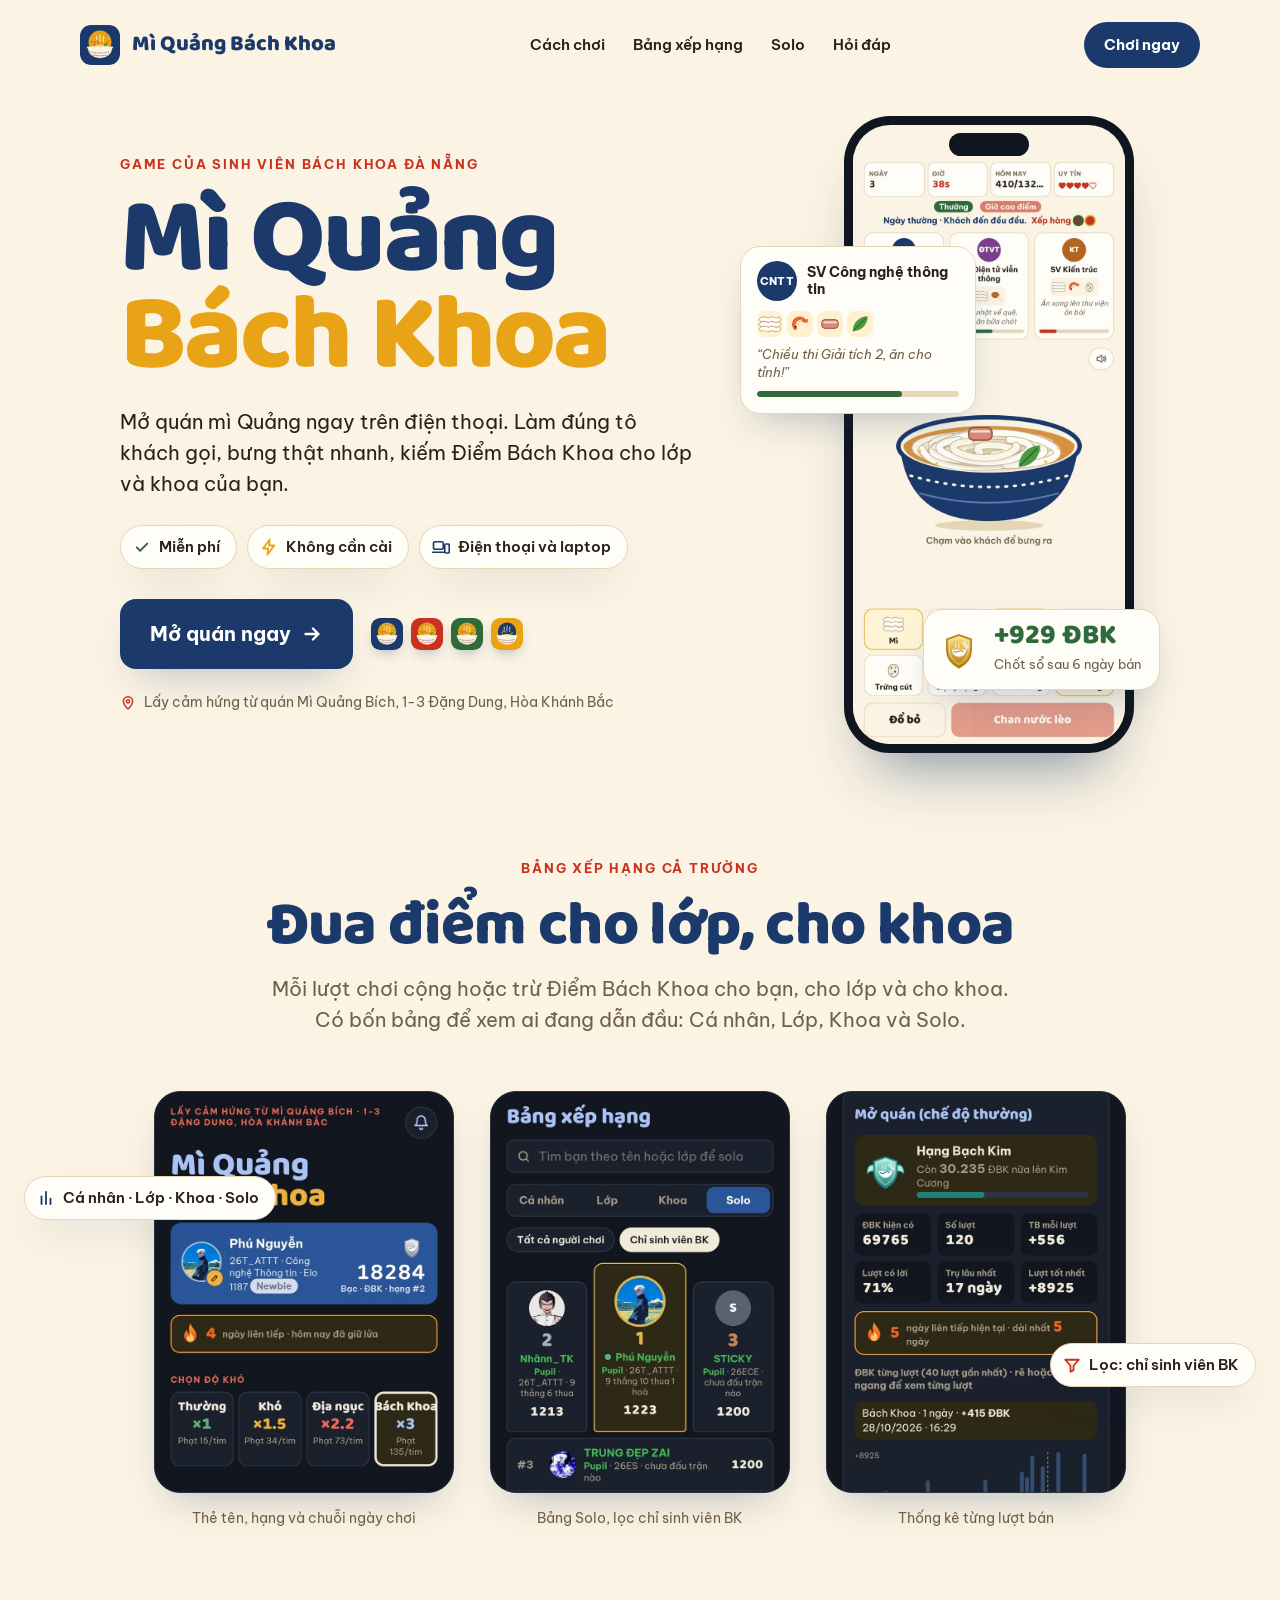
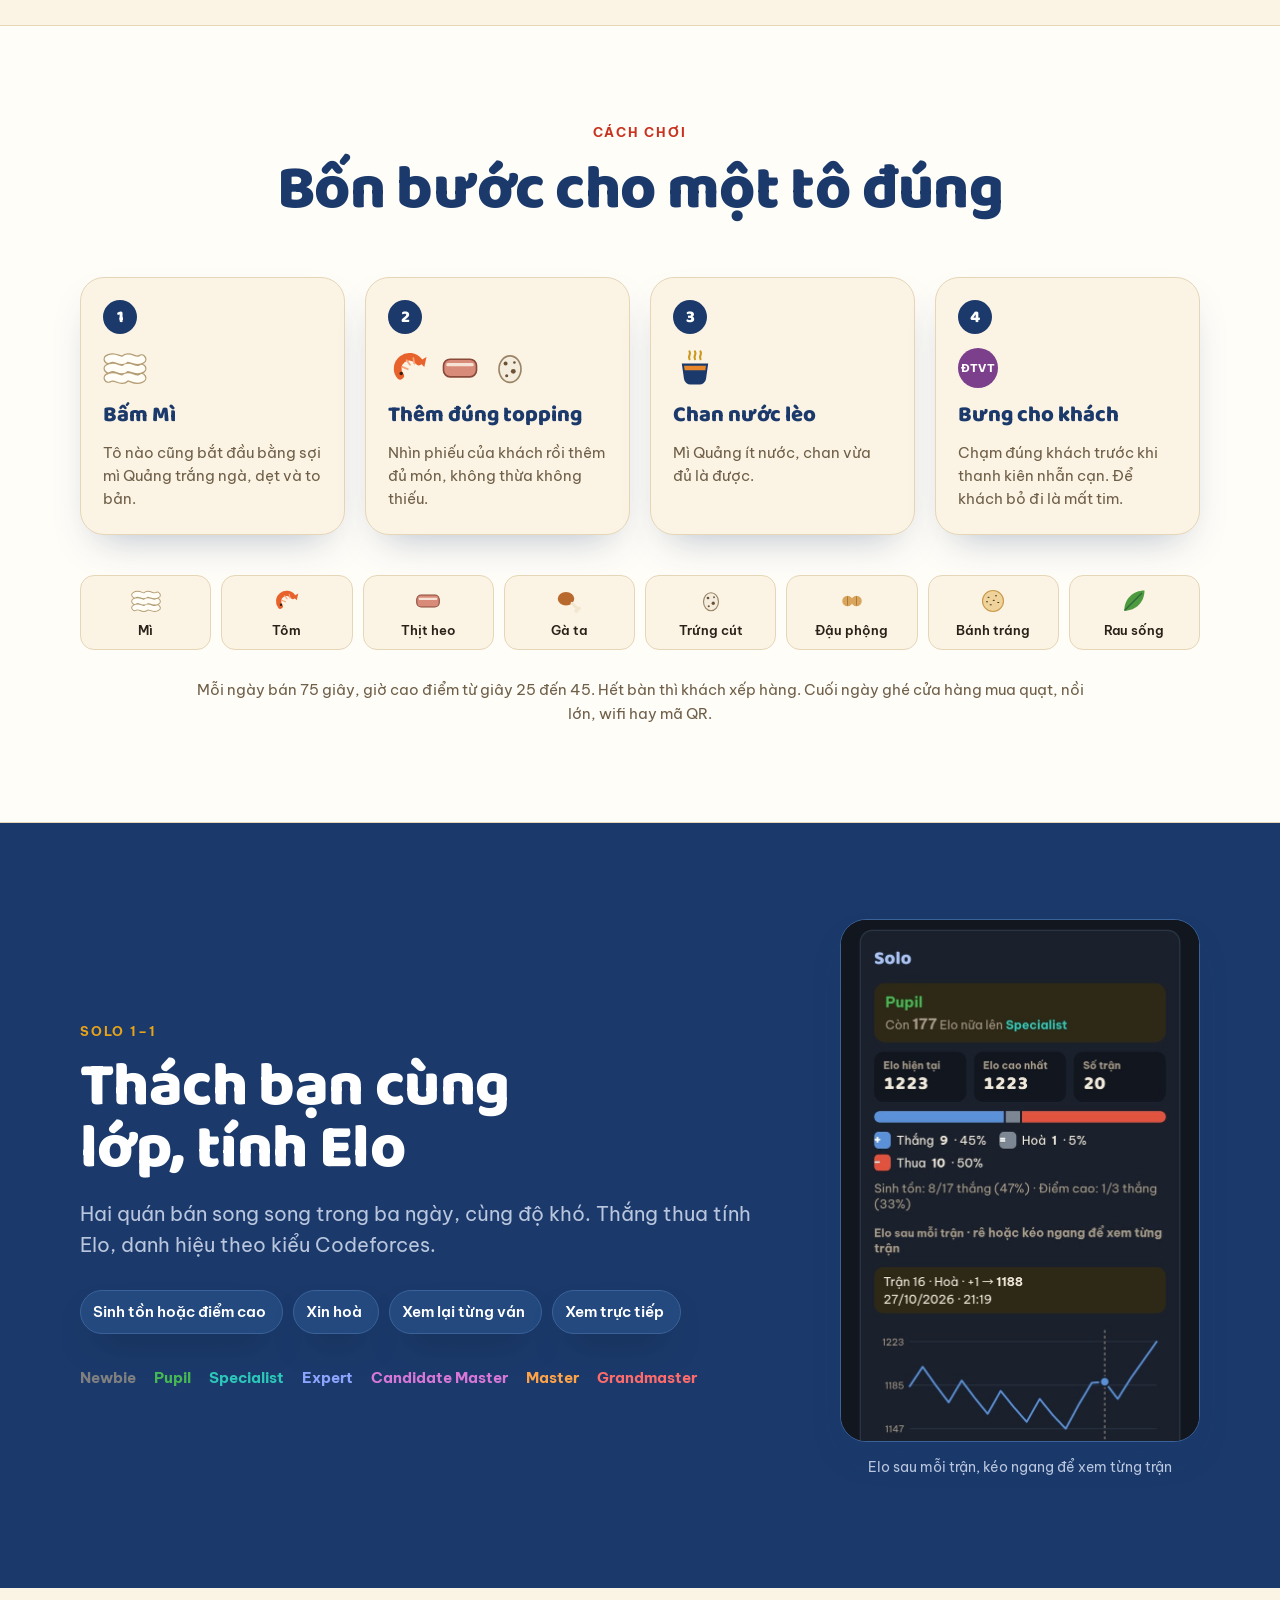
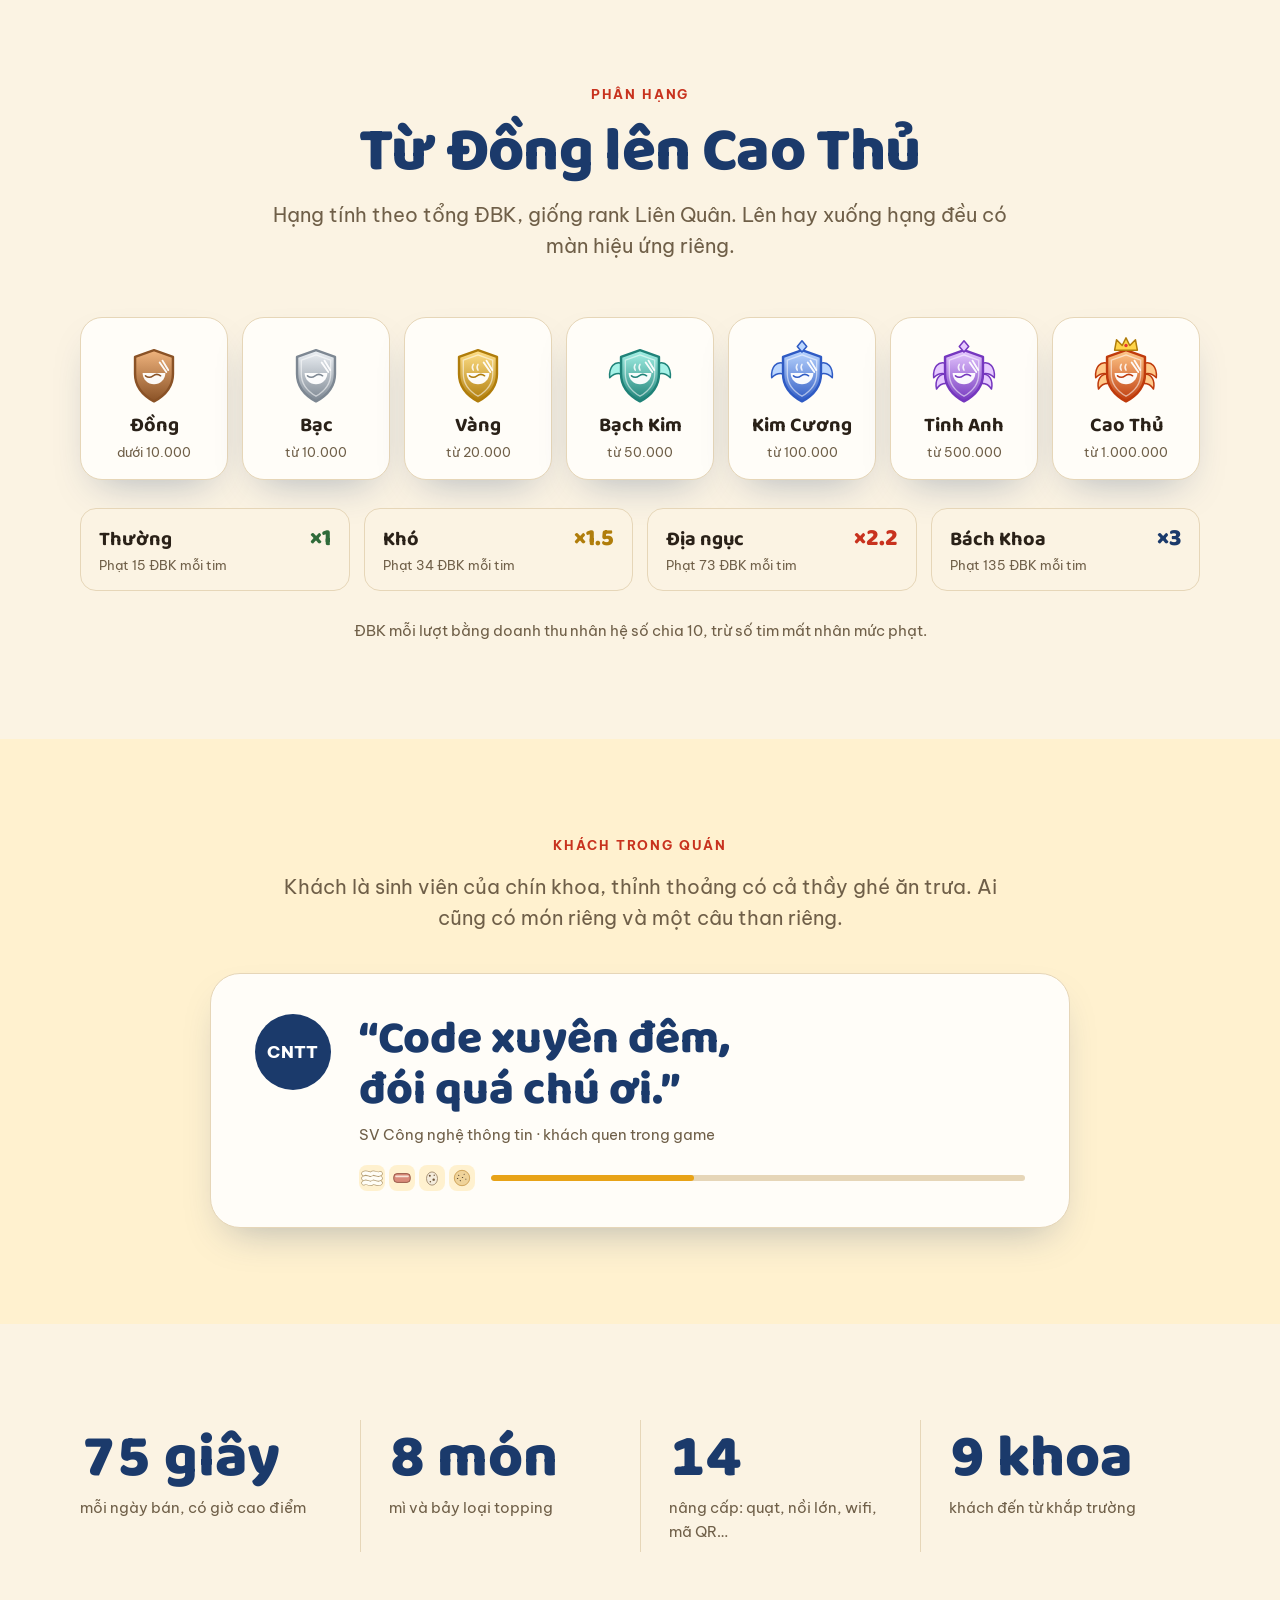
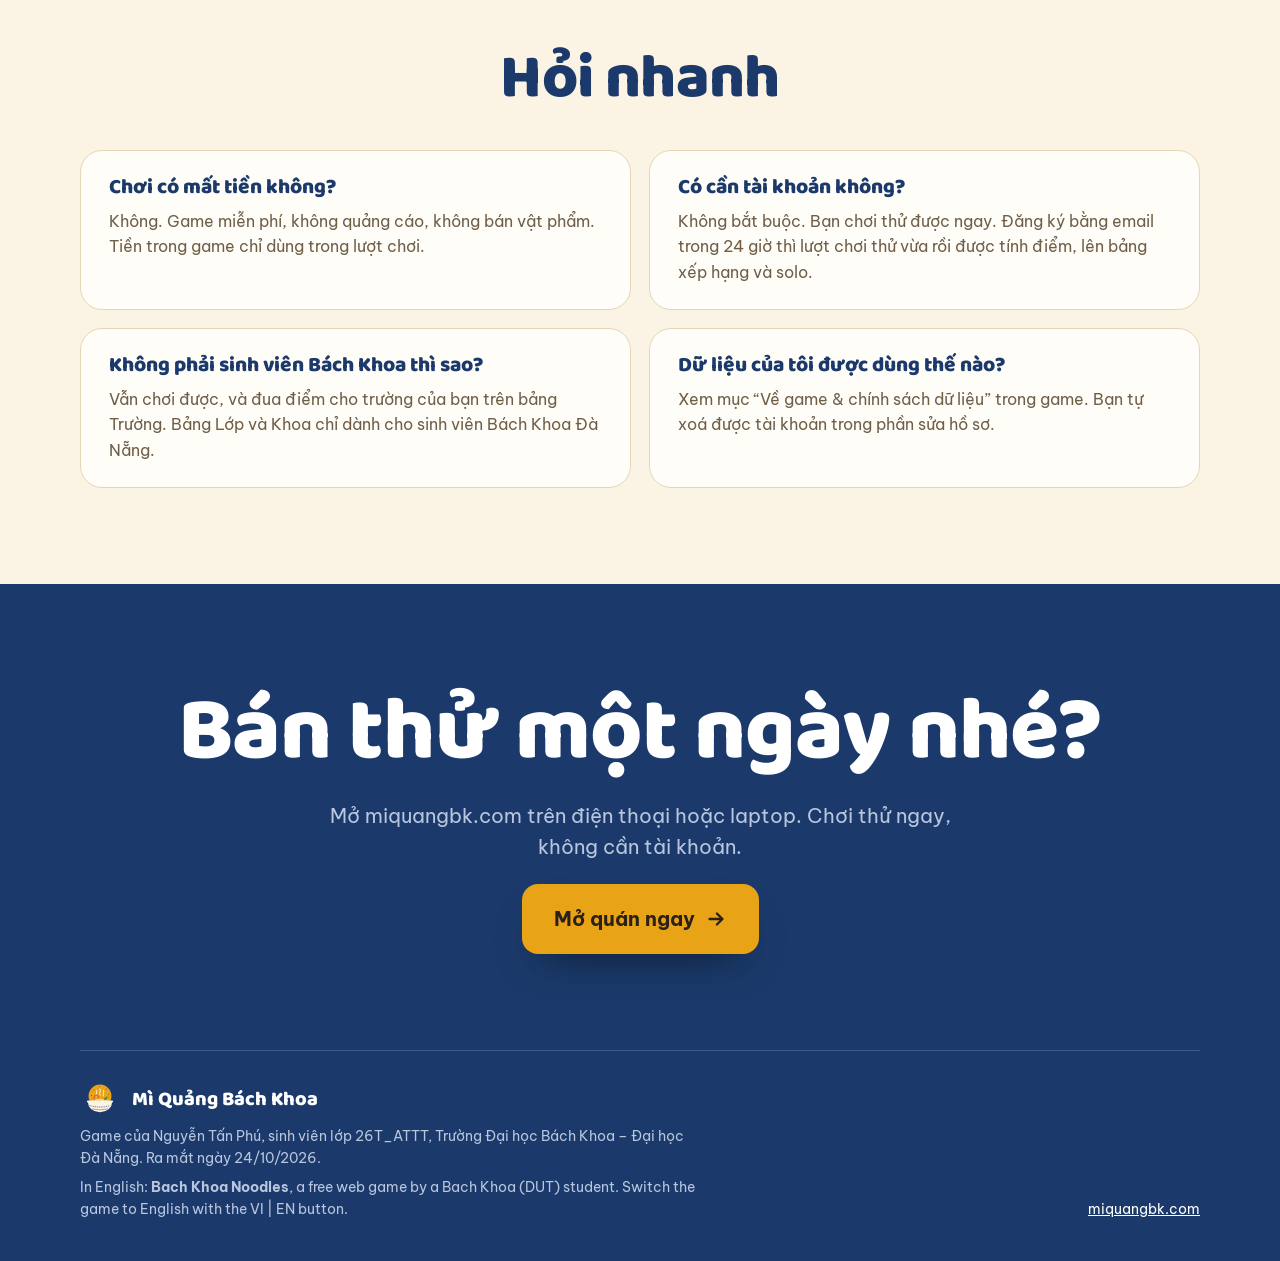
<file: gioi-thieu/index.html>
<!doctype html>
<html lang="vi">
<head>
<meta charset="utf-8">
<meta name="viewport" content="width=device-width, initial-scale=1, viewport-fit=cover">
<title>Giới thiệu</title>
<meta name="description" content="Mì Quảng Bách Khoa (miquangbk.com) là game web miễn phí của sinh viên Đại học Bách Khoa Đà Nẵng: mở quán mì Quảng, phục vụ sinh viên các khoa, đua Điểm Bách Khoa theo lớp, theo khoa và solo tính Elo.">
<link rel="canonical" href="https://miquangbk.com/gioi-thieu/">
<link rel="icon" href="../icons/favicon.svg" type="image/svg+xml">
<link rel="apple-touch-icon" href="../icons/apple-touch-icon.png">
<meta name="theme-color" content="#1B3A6B">
<meta property="og:type" content="article">
<meta property="og:url" content="https://miquangbk.com/gioi-thieu/">
<meta property="og:site_name" content="Mì Quảng Bách Khoa">
<meta property="og:locale" content="vi_VN">
<meta property="og:title" content="Giới thiệu game bán mì Quảng của sinh viên Bách Khoa Đà Nẵng">
<meta property="og:description" content="Mở quán mì Quảng trên điện thoại, đua Điểm Bách Khoa cho lớp, cho khoa và solo tính Elo. Miễn phí, không cần cài.">
<meta property="og:image" content="https://miquangbk.com/icons/og-image.png">
<meta property="og:image:width" content="1200">
<meta property="og:image:height" content="630">
<meta name="twitter:card" content="summary_large_image">
<script type="application/ld+json">
{"@context":"https://schema.org","@graph":[
 {"@type":"BreadcrumbList","itemListElement":[
  {"@type":"ListItem","position":1,"name":"Mì Quảng Bách Khoa","item":"https://miquangbk.com/"},
  {"@type":"ListItem","position":2,"name":"Giới thiệu","item":"https://miquangbk.com/gioi-thieu/"}]},
 {"@type":"FAQPage","mainEntity":[
  {"@type":"Question","name":"Chơi có mất tiền không?","acceptedAnswer":{"@type":"Answer","text":"Không. Game miễn phí, không quảng cáo, không bán vật phẩm. Tiền trong game chỉ dùng trong lượt chơi."}},
  {"@type":"Question","name":"Có cần tài khoản không?","acceptedAnswer":{"@type":"Answer","text":"Không bắt buộc. Bạn chơi thử được ngay. Đăng ký bằng email trong 24 giờ thì lượt chơi thử vừa rồi được tính điểm, lên bảng xếp hạng và solo."}},
  {"@type":"Question","name":"Không phải sinh viên Bách Khoa thì sao?","acceptedAnswer":{"@type":"Answer","text":"Vẫn chơi được, và đua điểm cho trường của bạn trên bảng Trường. Bảng Lớp và Khoa chỉ dành cho sinh viên Bách Khoa Đà Nẵng."}},
  {"@type":"Question","name":"Dữ liệu của tôi được dùng thế nào?","acceptedAnswer":{"@type":"Answer","text":"Xem mục Về game và chính sách dữ liệu trong game. Bạn tự xoá được tài khoản trong phần sửa hồ sơ."}}]}
]}
</script>
<link rel="preconnect" href="https://fonts.googleapis.com">
<link rel="preconnect" href="https://fonts.gstatic.com" crossorigin>
<link rel="stylesheet" href="https://fonts.googleapis.com/css2?family=Baloo+2:wght@700;800&family=Be+Vietnam+Pro:wght@400;500;600;700&display=swap">
<style>
/* Trang giới thiệu dạng landing page (bản 2.20.0). Màu và chữ lấy từ game: giấy kem, xanh Bách Khoa, vàng nghệ, đỏ ớt.
   Layout: hero hai cột (chữ + điện thoại) → các dải mục xếp dọc, mỗi dải một màu nền để đọc như một tờ thực đơn dài.
   data-layer đánh dấu các mảnh nổi lên khi quay phim giới thiệu. */
:root{
  color-scheme: light;
  --paper:#FBF3E3; --card:#FFFDF8; --soft:#FFF1CF; --ink:#2A2118; --muted:#6F5F48; --line:#E6D6B8;
  --navy:#1B3A6B; --navy-band:#1B3A6B; --on-navy:#F7F1E4; --on-navy-muted:#B9C6DD;
  --turmeric:#E8A317; --chili:#C8321E; --leaf:#2F6B3A; --gold-text:#B07D0B;
  --heading:#1B3A6B; --shadow:0 18px 40px -18px rgba(27,58,107,.35);
  --display:"Baloo 2","Be Vietnam Pro",system-ui,sans-serif;
  --body:"Be Vietnam Pro",system-ui,-apple-system,"Segoe UI",sans-serif;
  --r-newbie:#808080;--r-pupil:#46B954;--r-specialist:#2CC7B8;--r-expert:#8EA5FF;--r-cm:#D877D8;--r-master:#FFA347;--r-gm:#FF6B6B;
}
@media (prefers-color-scheme: dark){:root{
  color-scheme: dark;
  --paper:#11161F; --card:#1A212D; --soft:#2A2416; --ink:#F2EADB; --muted:#B1A48F; --line:#2B3443;
  --navy:#A9C4F5; --navy-band:#0D1626; --on-navy:#F2EADB; --on-navy-muted:#A3B1C8;
  --turmeric:#F0B23A; --chili:#F26B55; --leaf:#62B373; --gold-text:#F0B23A;
  --heading:#A9C4F5; --shadow:0 18px 40px -18px rgba(0,0,0,.6);
}}
*{box-sizing:border-box}
html{-webkit-text-size-adjust:100%}
body{margin:0;background:var(--paper);color:var(--ink);font:400 17px/1.6 var(--body)}
img{max-width:100%;display:block}
a{color:inherit}
:focus-visible{outline:3px solid var(--turmeric);outline-offset:3px;border-radius:6px}
.wrap{max-width:1168px;margin:0 auto;padding-left:max(24px,env(safe-area-inset-left,0px));padding-right:max(24px,env(safe-area-inset-right,0px))}
.eyebrow{margin:0;font-size:13px;font-weight:700;letter-spacing:.14em;text-transform:uppercase;color:var(--chili)}
h1,h2,h3{font-family:var(--display);font-weight:800;color:var(--heading);text-wrap:balance;margin:0}
h2{font-size:clamp(38px,5vw,62px);line-height:1;letter-spacing:-.01em}
h3{font-size:22px;line-height:1.2}
.lead{font-size:20px;line-height:1.55;color:var(--ink);margin:0;text-wrap:pretty}
.muted{color:var(--muted)}
.svg-i{width:28px;height:28px;flex:none}

/* Thanh trên */
.nav{display:flex;align-items:center;justify-content:space-between;gap:24px;padding-block:22px}
.brand{display:flex;align-items:center;gap:12px;text-decoration:none;font-family:var(--display);font-weight:800;font-size:22px;color:var(--heading)}
.brand svg{width:40px;height:40px;border-radius:11px}
.nav ul{display:flex;gap:28px;list-style:none;margin:0;padding:0;font-size:15px;font-weight:600}
.nav ul a{text-decoration:none;color:var(--ink)}
.nav ul a:hover{color:var(--chili)}
.btn{display:inline-flex;align-items:center;gap:10px;text-decoration:none;font-family:var(--body);font-weight:700;border-radius:16px;white-space:nowrap}
.btn-nho{background:var(--navy-band);color:#fff;font-size:15px;padding:11px 20px;border-radius:999px}
@media (prefers-color-scheme: dark){.btn-nho{background:#2A5599}}

/* Hero */
.hero{display:grid;grid-template-columns:minmax(0,1fr) 420px;gap:40px;align-items:center;padding-block:24px 40px}
.hero h1{font-size:clamp(64px,8.4vw,120px);line-height:.9;letter-spacing:-.025em;margin:16px 0 22px}
.hero h1 span{display:block}
.hero h1 .vang{color:var(--turmeric)}
.hero .lead{max-width:31em}
.chips{display:flex;flex-wrap:wrap;gap:10px;margin:26px 0 30px;padding:0;list-style:none}
.chip{display:inline-flex;align-items:center;gap:8px;background:var(--card);border:1.5px solid var(--line);border-radius:999px;padding:9px 16px 9px 12px;font-size:15px;font-weight:600;color:var(--ink);box-shadow:var(--shadow)}
.chip svg{width:18px;height:18px;flex:none}
.cta-hang{display:flex;align-items:center;gap:18px;flex-wrap:wrap}
.btn-lon{background:var(--navy-band);color:#fff;font-size:20px;padding:19px 30px;box-shadow:var(--shadow)}
@media (prefers-color-scheme: dark){.btn-lon{background:#2A5599}}
.btn-lon svg{width:22px;height:22px}
.o-logo{display:flex;gap:8px}
.o-logo span{display:block;width:32px;height:32px}
.o-logo svg{width:32px;height:32px;border-radius:9px;box-shadow:0 6px 14px -6px rgba(27,58,107,.45)}
.ghe{display:flex;align-items:center;gap:8px;margin:22px 0 0;font-size:14px;color:var(--muted)}
.ghe svg{width:16px;height:16px;flex:none;color:var(--chili)}
.may{position:relative;justify-self:center;width:420px;height:640px}
.phone{position:absolute;left:104px;top:2px;width:290px;padding:9px;border-radius:46px;background:#10161F;box-shadow:0 40px 60px -30px rgba(27,58,107,.55)}
.man{display:block;padding-top:30px;border-radius:37px;background:#FBF3E3;overflow:hidden}
.phone img{width:272px;height:589px}
.phone::after{content:"";position:absolute;left:50%;top:17px;width:80px;height:23px;margin-left:-40px;border-radius:12px;background:#10161F}
.khach-the{position:absolute;left:0;top:132px;width:236px;background:var(--card);border:1.5px solid var(--line);border-radius:20px;padding:14px 16px 16px;box-shadow:var(--shadow);font-size:13px}
.khach-the .dau{display:flex;align-items:center;gap:10px}
.khoa-bd{display:inline-grid;place-items:center;width:40px;height:40px;border-radius:50%;background:var(--c,#1B3A6B);color:#fff;font:800 11px/1 var(--body);letter-spacing:.02em;flex:none}
.khach-the b{font-size:14px;line-height:1.25;color:var(--ink)}
.mon{display:flex;gap:4px;margin:10px 0 8px}
.mon svg{width:26px;height:26px;background:var(--soft);border-radius:8px;padding:2px}
.khach-the i{display:block;color:var(--muted);line-height:1.4}
.kn{display:block;height:6px;border-radius:3px;background:var(--line);margin-top:10px;overflow:hidden}
.kn i{display:block;height:100%;border-radius:3px;background:var(--leaf)}
.ket-the{position:absolute;right:0;bottom:64px;display:flex;align-items:center;gap:12px;background:var(--card);border:1.5px solid var(--line);border-radius:20px;padding:12px 18px 12px 12px;box-shadow:var(--shadow)}
.ket-the svg{width:46px;height:46px}
.ket-the b{display:block;font:800 28px/1 var(--display);color:var(--leaf)}
.ket-the span{font-size:13px;color:var(--muted)}

/* Dải mục */
.dai{padding-block:96px}
.dau-muc{display:grid;gap:16px;justify-items:center;text-align:center;max-width:760px;margin:0 auto 56px}
.dau-muc .lead{color:var(--muted)}

/* Bảng xếp hạng */
.bxh{position:relative;padding-top:64px}
.anh-hang{display:flex;justify-content:center;gap:36px;list-style:none;margin:0;padding:0}
.anh-hang li{width:300px;display:grid;gap:14px}
.anh{border-radius:26px;overflow:hidden;border:1.5px solid #2B3443;background:#12161F;box-shadow:var(--shadow)}
.anh img{width:100%;height:auto}
.anh-hang figcaption,.cap{font-size:14px;color:var(--muted);text-align:center}
.chip-canh{position:absolute;z-index:1}
.chip-canh.trai{left:max(24px,calc(50% - 676px));top:46%}
.chip-canh.phai{right:max(24px,calc(50% - 676px));top:66%}

/* Cách chơi */
.cach{background:var(--card);border-block:1.5px solid var(--line)}
.buoc{display:grid;grid-template-columns:repeat(4,minmax(0,1fr));gap:20px;list-style:none;margin:0;padding:0}
.buoc li{background:var(--paper);border:1.5px solid var(--line);border-radius:24px;padding:22px 22px 24px;display:grid;gap:12px;align-content:start;box-shadow:var(--shadow)}
.buoc .so{display:inline-grid;place-items:center;width:34px;height:34px;border-radius:50%;background:var(--navy-band);color:#fff;font:800 17px/1 var(--display)}
@media (prefers-color-scheme: dark){.buoc .so{background:#2A5599}}
.buoc .icon{display:flex;gap:6px;min-height:44px;align-items:center}
.buoc .icon svg{width:44px;height:44px}
.buoc p{margin:0;font-size:15px;line-height:1.55;color:var(--muted)}
.nuoc{width:44px;height:44px}
.pad{display:grid;grid-template-columns:repeat(8,minmax(0,1fr));gap:10px;list-style:none;margin:40px 0 0;padding:0}
.pad li{display:grid;justify-items:center;gap:4px;background:var(--paper);border:1.5px solid var(--line);border-radius:14px;padding:10px 4px 8px;font-size:13px;font-weight:600}
.pad li svg{width:30px;height:30px}
.nhip{margin:28px auto 0;text-align:center;color:var(--muted);font-size:15px;max-width:60em}

/* Solo */
.solo{background:var(--navy-band);color:var(--on-navy)}
.solo h2{color:#fff}
.solo .eyebrow{color:var(--turmeric)}
.solo-luoi{display:grid;grid-template-columns:minmax(0,1fr) 360px;gap:72px;align-items:center}
.solo .lead{color:var(--on-navy-muted);margin-top:18px}
.solo .chips{margin:30px 0 32px}
.solo .chip{background:#24497F;border-color:#3A6299;color:#fff;box-shadow:0 18px 36px -18px rgba(0,0,0,.6)}
.danh-hieu{display:flex;flex-wrap:wrap;gap:8px 18px;margin:0;padding:0;list-style:none;font-weight:700;font-size:15px}
.danh-hieu li{color:var(--rc)}
.solo .anh{border-color:#3A6299}
.solo .cap{color:var(--on-navy-muted);margin-top:14px}

/* Phân hạng */
.huy-hieu{display:grid;grid-template-columns:repeat(7,minmax(0,1fr));gap:14px;list-style:none;margin:0;padding:0}
.huy-hieu li{display:grid;justify-items:center;gap:6px;background:var(--card);border:1.5px solid var(--line);border-radius:22px;padding:18px 8px 16px;text-align:center;box-shadow:var(--shadow)}
.huy-hieu svg{width:72px;height:72px}
.huy-hieu b{font-family:var(--display);font-size:20px;line-height:1.1;color:var(--ink)}
.huy-hieu small{font-size:13px;color:var(--muted);font-variant-numeric:tabular-nums}
.do-kho{display:grid;grid-template-columns:repeat(4,minmax(0,1fr));gap:14px;list-style:none;margin:28px 0 0;padding:0}
.do-kho li{display:flex;align-items:baseline;justify-content:space-between;gap:10px;border:1.5px solid var(--line);border-radius:16px;padding:14px 18px;background:var(--paper)}
.do-kho b{font-family:var(--display);font-size:20px}
.do-kho .x{font:800 24px/1 var(--display);color:var(--dc)}
.do-kho small{display:block;font-size:13px;color:var(--muted)}

/* Khách trong game */
.khach{background:var(--soft)}
.trich{max-width:860px;margin:0 auto;background:var(--card);border:1.5px solid var(--line);border-radius:30px;padding:40px 44px 36px;display:grid;grid-template-columns:auto minmax(0,1fr);gap:8px 28px;box-shadow:var(--shadow)}
.trich .khoa-bd{width:76px;height:76px;font-size:17px;grid-row:span 3}
.trich blockquote{margin:0;font:800 clamp(30px,3.6vw,46px)/1.1 var(--display);color:var(--heading);text-wrap:balance}
.trich .ai{font-size:15px;color:var(--muted)}
.trich .duoi{display:flex;align-items:center;gap:16px;margin-top:10px}
.trich .mon{margin:0}
.trich .kn{flex:1;margin:0}

/* Con số */
.so-lieu{display:grid;grid-template-columns:repeat(4,minmax(0,1fr));list-style:none;margin:0;padding:0}
.so-lieu li{padding:8px 28px;border-left:1.5px solid var(--line)}
.so-lieu li:first-child{border-left:0;padding-left:0}
.so-lieu b{display:block;font:800 60px/1 var(--display);color:var(--heading);font-variant-numeric:tabular-nums}
.so-lieu span{display:block;margin-top:8px;font-size:15px;color:var(--muted)}

/* Hỏi đáp */
.hoi{padding-top:0}
.hoi h2{text-align:center;margin-bottom:40px}
.hoi-luoi{display:grid;grid-template-columns:repeat(2,minmax(0,1fr));gap:18px}
.hoi-luoi div{background:var(--card);border:1.5px solid var(--line);border-radius:22px;padding:24px 28px}
.hoi-luoi h3{font-size:21px;margin-bottom:8px}
.hoi-luoi p{margin:0;color:var(--muted);font-size:16px}

/* Cuối trang */
.cuoi{background:var(--navy-band);color:var(--on-navy);padding-block:104px 40px}
.cuoi .chinh{display:grid;justify-items:center;text-align:center;gap:22px}
.cuoi h2{color:#fff;font-size:clamp(46px,7vw,96px)}
.cuoi .lead{color:var(--on-navy-muted);max-width:34em}
.btn-vang{background:var(--turmeric);color:#2A2118;font-size:20px;padding:19px 32px;box-shadow:0 20px 40px -20px rgba(0,0,0,.6)}
.btn-vang svg{width:22px;height:22px}
.chan{display:flex;justify-content:space-between;align-items:flex-end;gap:24px;flex-wrap:wrap;margin-top:96px;padding-top:28px;border-top:1px solid rgba(255,255,255,.16);font-size:14px;color:var(--on-navy-muted)}
.chan .brand{color:#fff;font-size:20px}
.chan p{margin:6px 0 0;max-width:44em}
.chan a{color:#fff}

/* Màn hình nhỏ */
@media (max-width:1100px){
  .chip-canh{position:static;margin:0}
  .bxh .chip-hang{display:flex;justify-content:center;flex-wrap:wrap;gap:10px;margin-top:28px}
}
@media (min-width:1101px){.bxh .chip-hang{display:contents}.hero{padding-inline:40px}}
@media (max-width:980px){
  .nav ul{display:none}
  .hero{grid-template-columns:1fr;gap:48px;padding-bottom:64px}
  .may{transform:scale(.9);transform-origin:top center;height:600px}
  .solo-luoi{grid-template-columns:1fr;gap:48px}
  .solo-luoi .anh-wrap{max-width:360px;margin:0 auto;width:100%}
  .buoc{grid-template-columns:repeat(2,minmax(0,1fr))}
  .pad{grid-template-columns:repeat(4,minmax(0,1fr))}
  .huy-hieu{grid-template-columns:repeat(4,minmax(0,1fr))}
  .do-kho{grid-template-columns:repeat(2,minmax(0,1fr))}
  .so-lieu{grid-template-columns:repeat(2,minmax(0,1fr));gap:28px 0}
  .so-lieu li:nth-child(3){border-left:0;padding-left:0}
  .anh-hang{justify-content:flex-start;overflow-x:auto;scroll-snap-type:x mandatory;padding-bottom:12px;gap:18px}
  .anh-hang li{flex:none;width:250px;scroll-snap-align:center}
}
@media (max-width:600px){
  body{font-size:16px}
  .dai{padding-block:72px}
  .lead{font-size:18px}
  .may{transform:scale(.78);height:520px;width:420px;margin-left:calc(50% - 210px);justify-self:start}
  .buoc,.hoi-luoi{grid-template-columns:1fr}
  .huy-hieu{grid-template-columns:repeat(4,minmax(0,1fr));gap:8px}
  .huy-hieu li{padding:12px 4px;border-radius:16px}
  .huy-hieu svg{width:44px;height:44px}
  .huy-hieu b{font-size:15px}
  .huy-hieu small{font-size:11px}
  .brand{font-size:18px;gap:10px;white-space:nowrap}
  .brand svg{width:34px;height:34px}
  .btn-nho{padding:9px 14px;font-size:14px}
  .do-kho{grid-template-columns:1fr}
  .trich{grid-template-columns:1fr;padding:28px 24px;text-align:left}
  .trich .khoa-bd{grid-row:auto;width:56px;height:56px;font-size:13px}
  .so-lieu b{font-size:44px}
  .so-lieu li{padding:4px 16px}
  .btn-lon,.btn-vang{font-size:18px;padding:16px 24px}
}
@media (max-width:420px){.may{transform:scale(.7);height:470px;margin-left:calc(50% - 210px)}}
</style>
</head>
<body>
<div class="wrap">
  <header class="nav">
    <a class="brand" href="../"><svg xmlns="http://www.w3.org/2000/svg" viewBox="0 0 300 300" aria-hidden="true" focusable="false"><rect width="300" height="300" rx="68" fill="#1B3A6B"/>
  <circle cx="150" cy="128" r="86" fill="#E8A317"></circle>
  <g fill="#1B3A6B">
    <ellipse cx="104" cy="82" rx="4.5" ry="2.4" transform="rotate(-20 104 82)"></ellipse>
    <ellipse cx="146" cy="58" rx="4.5" ry="2.4" transform="rotate(10 146 58)"></ellipse>
    <ellipse cx="196" cy="76" rx="4.5" ry="2.4" transform="rotate(-35 196 76)"></ellipse>
    <ellipse cx="86" cy="124" rx="4.5" ry="2.4" transform="rotate(40 86 124)"></ellipse>
    <ellipse cx="216" cy="118" rx="4.5" ry="2.4" transform="rotate(-10 216 118)"></ellipse>
  </g>
  <g fill="none" stroke="#FBF3E3" stroke-width="7" stroke-linecap="round">
    <path d="M124 128 C114 112 134 102 124 84"></path>
    <path d="M150 122 C140 104 160 94 150 74"></path>
    <path d="M176 128 C166 112 186 102 176 84"></path>
  </g>
  <path d="M74 170 Q150 128 226 170 Z" fill="#F3D98A"></path>
  <path d="M92 164 q12 -9 24 0 t24 0 t24 0 t24 0 t24 0" fill="none" stroke="#E8A317" stroke-width="4" stroke-linecap="round"></path>
  <path d="M110 150 a17 17 0 1 1 29 -10" fill="none" stroke="#E8622C" stroke-width="10" stroke-linecap="round"></path>
  <path d="M178 160 C178 142 191 132 208 132 c0 17 -12 28 -30 28z" fill="#4E9A3F"></path>
  <path d="M58 168 H242 Q238 240 150 250 Q62 240 58 168 Z" fill="#FBF3E3"></path>
  <rect x="52" y="162" width="196" height="14" rx="7" fill="#FBF3E3"></rect>
  <path d="M74 200 Q150 220 226 200" fill="none" stroke="#1B3A6B" stroke-width="5" stroke-dasharray="2 12" stroke-linecap="round"></path>
  <path d="M90 224 Q150 240 210 224" fill="none" stroke="#C8321E" stroke-width="4"></path>
</svg>Mì Quảng Bách Khoa</a>
    <nav aria-label="Mục trong trang"><ul>
      <li><a href="#cach-choi">Cách chơi</a></li><li><a href="#bang-xep-hang">Bảng xếp hạng</a></li><li><a href="#solo">Solo</a></li><li><a href="#hoi-dap">Hỏi đáp</a></li>
    </ul></nav>
    <a class="btn btn-nho" href="../">Chơi ngay</a>
  </header>

  <section class="hero" aria-labelledby="tieu-de">
    <div>
      <p class="eyebrow">Game của sinh viên Bách Khoa Đà Nẵng</p>
      <h1 id="tieu-de"><span>Mì Quảng</span><span class="vang">Bách Khoa</span></h1>
      <p class="lead">Mở quán mì Quảng ngay trên điện thoại. Làm đúng tô khách gọi, bưng thật nhanh, kiếm Điểm Bách Khoa cho lớp và khoa của bạn.</p>
      <ul class="chips" aria-label="Điểm nổi bật">
        <li class="chip" data-layer="hero-chip-1"><svg viewBox="0 0 24 24" fill="none" stroke="#2F6B3A" stroke-width="2.6" stroke-linecap="round" stroke-linejoin="round" aria-hidden="true"><path d="M5 12.5l4.5 4.5L19 7.5"/></svg>Miễn phí</li>
        <li class="chip" data-layer="hero-chip-2"><svg viewBox="0 0 24 24" fill="none" stroke="#E8A317" stroke-width="2.4" stroke-linecap="round" stroke-linejoin="round" aria-hidden="true"><path d="M13 2L4 14h7l-1 8 9-12h-7z"/></svg>Không cần cài</li>
        <li class="chip" data-layer="hero-chip-3"><svg viewBox="0 0 24 24" fill="none" stroke="currentColor" style="color:var(--navy)" stroke-width="2.2" stroke-linecap="round" stroke-linejoin="round" aria-hidden="true"><rect x="2" y="5" width="13" height="10" rx="2"/><path d="M1 19h15"/><rect x="17" y="8" width="6" height="12" rx="1.6"/></svg>Điện thoại và laptop</li>
      </ul>
      <div class="cta-hang">
        <a class="btn btn-lon" href="../" data-layer="hero-cta">Mở quán ngay <svg viewBox="0 0 24 24" fill="none" stroke="currentColor" stroke-width="2.6" stroke-linecap="round" stroke-linejoin="round" aria-hidden="true"><path d="M5 12h14M13 6l6 6-6 6"/></svg></a>
        <span class="o-logo" aria-hidden="true"><span data-layer="hero-tile-1"><svg xmlns="http://www.w3.org/2000/svg" viewBox="0 0 300 300" aria-hidden="true" focusable="false"><rect width="300" height="300" rx="68" fill="#1B3A6B"/>
  <circle cx="150" cy="128" r="86" fill="#E8A317"></circle>
  <g fill="#1B3A6B">
    <ellipse cx="104" cy="82" rx="4.5" ry="2.4" transform="rotate(-20 104 82)"></ellipse>
    <ellipse cx="146" cy="58" rx="4.5" ry="2.4" transform="rotate(10 146 58)"></ellipse>
    <ellipse cx="196" cy="76" rx="4.5" ry="2.4" transform="rotate(-35 196 76)"></ellipse>
    <ellipse cx="86" cy="124" rx="4.5" ry="2.4" transform="rotate(40 86 124)"></ellipse>
    <ellipse cx="216" cy="118" rx="4.5" ry="2.4" transform="rotate(-10 216 118)"></ellipse>
  </g>
  <g fill="none" stroke="#FBF3E3" stroke-width="7" stroke-linecap="round">
    <path d="M124 128 C114 112 134 102 124 84"></path>
    <path d="M150 122 C140 104 160 94 150 74"></path>
    <path d="M176 128 C166 112 186 102 176 84"></path>
  </g>
  <path d="M74 170 Q150 128 226 170 Z" fill="#F3D98A"></path>
  <path d="M92 164 q12 -9 24 0 t24 0 t24 0 t24 0 t24 0" fill="none" stroke="#E8A317" stroke-width="4" stroke-linecap="round"></path>
  <path d="M110 150 a17 17 0 1 1 29 -10" fill="none" stroke="#E8622C" stroke-width="10" stroke-linecap="round"></path>
  <path d="M178 160 C178 142 191 132 208 132 c0 17 -12 28 -30 28z" fill="#4E9A3F"></path>
  <path d="M58 168 H242 Q238 240 150 250 Q62 240 58 168 Z" fill="#FBF3E3"></path>
  <rect x="52" y="162" width="196" height="14" rx="7" fill="#FBF3E3"></rect>
  <path d="M74 200 Q150 220 226 200" fill="none" stroke="#1B3A6B" stroke-width="5" stroke-dasharray="2 12" stroke-linecap="round"></path>
  <path d="M90 224 Q150 240 210 224" fill="none" stroke="#C8321E" stroke-width="4"></path>
</svg></span><span data-layer="hero-tile-2"><svg xmlns="http://www.w3.org/2000/svg" viewBox="0 0 300 300" aria-hidden="true" focusable="false"><rect width="300" height="300" rx="68" fill="#C8321E"/>
  <circle cx="150" cy="128" r="86" fill="#E8A317"></circle>
  <g fill="#1B3A6B">
    <ellipse cx="104" cy="82" rx="4.5" ry="2.4" transform="rotate(-20 104 82)"></ellipse>
    <ellipse cx="146" cy="58" rx="4.5" ry="2.4" transform="rotate(10 146 58)"></ellipse>
    <ellipse cx="196" cy="76" rx="4.5" ry="2.4" transform="rotate(-35 196 76)"></ellipse>
    <ellipse cx="86" cy="124" rx="4.5" ry="2.4" transform="rotate(40 86 124)"></ellipse>
    <ellipse cx="216" cy="118" rx="4.5" ry="2.4" transform="rotate(-10 216 118)"></ellipse>
  </g>
  <g fill="none" stroke="#FBF3E3" stroke-width="7" stroke-linecap="round">
    <path d="M124 128 C114 112 134 102 124 84"></path>
    <path d="M150 122 C140 104 160 94 150 74"></path>
    <path d="M176 128 C166 112 186 102 176 84"></path>
  </g>
  <path d="M74 170 Q150 128 226 170 Z" fill="#F3D98A"></path>
  <path d="M92 164 q12 -9 24 0 t24 0 t24 0 t24 0 t24 0" fill="none" stroke="#E8A317" stroke-width="4" stroke-linecap="round"></path>
  <path d="M110 150 a17 17 0 1 1 29 -10" fill="none" stroke="#E8622C" stroke-width="10" stroke-linecap="round"></path>
  <path d="M178 160 C178 142 191 132 208 132 c0 17 -12 28 -30 28z" fill="#4E9A3F"></path>
  <path d="M58 168 H242 Q238 240 150 250 Q62 240 58 168 Z" fill="#FBF3E3"></path>
  <rect x="52" y="162" width="196" height="14" rx="7" fill="#FBF3E3"></rect>
  <path d="M74 200 Q150 220 226 200" fill="none" stroke="#1B3A6B" stroke-width="5" stroke-dasharray="2 12" stroke-linecap="round"></path>
  <path d="M90 224 Q150 240 210 224" fill="none" stroke="#C8321E" stroke-width="4"></path>
</svg></span><span data-layer="hero-tile-3"><svg xmlns="http://www.w3.org/2000/svg" viewBox="0 0 300 300" aria-hidden="true" focusable="false"><rect width="300" height="300" rx="68" fill="#2F6B3A"/>
  <circle cx="150" cy="128" r="86" fill="#E8A317"></circle>
  <g fill="#1B3A6B">
    <ellipse cx="104" cy="82" rx="4.5" ry="2.4" transform="rotate(-20 104 82)"></ellipse>
    <ellipse cx="146" cy="58" rx="4.5" ry="2.4" transform="rotate(10 146 58)"></ellipse>
    <ellipse cx="196" cy="76" rx="4.5" ry="2.4" transform="rotate(-35 196 76)"></ellipse>
    <ellipse cx="86" cy="124" rx="4.5" ry="2.4" transform="rotate(40 86 124)"></ellipse>
    <ellipse cx="216" cy="118" rx="4.5" ry="2.4" transform="rotate(-10 216 118)"></ellipse>
  </g>
  <g fill="none" stroke="#FBF3E3" stroke-width="7" stroke-linecap="round">
    <path d="M124 128 C114 112 134 102 124 84"></path>
    <path d="M150 122 C140 104 160 94 150 74"></path>
    <path d="M176 128 C166 112 186 102 176 84"></path>
  </g>
  <path d="M74 170 Q150 128 226 170 Z" fill="#F3D98A"></path>
  <path d="M92 164 q12 -9 24 0 t24 0 t24 0 t24 0 t24 0" fill="none" stroke="#E8A317" stroke-width="4" stroke-linecap="round"></path>
  <path d="M110 150 a17 17 0 1 1 29 -10" fill="none" stroke="#E8622C" stroke-width="10" stroke-linecap="round"></path>
  <path d="M178 160 C178 142 191 132 208 132 c0 17 -12 28 -30 28z" fill="#4E9A3F"></path>
  <path d="M58 168 H242 Q238 240 150 250 Q62 240 58 168 Z" fill="#FBF3E3"></path>
  <rect x="52" y="162" width="196" height="14" rx="7" fill="#FBF3E3"></rect>
  <path d="M74 200 Q150 220 226 200" fill="none" stroke="#1B3A6B" stroke-width="5" stroke-dasharray="2 12" stroke-linecap="round"></path>
  <path d="M90 224 Q150 240 210 224" fill="none" stroke="#C8321E" stroke-width="4"></path>
</svg></span><span data-layer="hero-tile-4"><svg xmlns="http://www.w3.org/2000/svg" viewBox="0 0 300 300" aria-hidden="true" focusable="false"><rect width="300" height="300" rx="68" fill="#E8A317"/>
  <circle cx="150" cy="128" r="86" fill="#1B3A6B"></circle>
  <g fill="#1B3A6B">
    <ellipse cx="104" cy="82" rx="4.5" ry="2.4" transform="rotate(-20 104 82)"></ellipse>
    <ellipse cx="146" cy="58" rx="4.5" ry="2.4" transform="rotate(10 146 58)"></ellipse>
    <ellipse cx="196" cy="76" rx="4.5" ry="2.4" transform="rotate(-35 196 76)"></ellipse>
    <ellipse cx="86" cy="124" rx="4.5" ry="2.4" transform="rotate(40 86 124)"></ellipse>
    <ellipse cx="216" cy="118" rx="4.5" ry="2.4" transform="rotate(-10 216 118)"></ellipse>
  </g>
  <g fill="none" stroke="#FBF3E3" stroke-width="7" stroke-linecap="round">
    <path d="M124 128 C114 112 134 102 124 84"></path>
    <path d="M150 122 C140 104 160 94 150 74"></path>
    <path d="M176 128 C166 112 186 102 176 84"></path>
  </g>
  <path d="M74 170 Q150 128 226 170 Z" fill="#F3D98A"></path>
  <path d="M92 164 q12 -9 24 0 t24 0 t24 0 t24 0 t24 0" fill="none" stroke="#E8A317" stroke-width="4" stroke-linecap="round"></path>
  <path d="M110 150 a17 17 0 1 1 29 -10" fill="none" stroke="#E8622C" stroke-width="10" stroke-linecap="round"></path>
  <path d="M178 160 C178 142 191 132 208 132 c0 17 -12 28 -30 28z" fill="#4E9A3F"></path>
  <path d="M58 168 H242 Q238 240 150 250 Q62 240 58 168 Z" fill="#FBF3E3"></path>
  <rect x="52" y="162" width="196" height="14" rx="7" fill="#FBF3E3"></rect>
  <path d="M74 200 Q150 220 226 200" fill="none" stroke="#1B3A6B" stroke-width="5" stroke-dasharray="2 12" stroke-linecap="round"></path>
  <path d="M90 224 Q150 240 210 224" fill="none" stroke="#C8321E" stroke-width="4"></path>
</svg></span></span>
      </div>
      <p class="ghe"><svg viewBox="0 0 24 24" fill="none" stroke="currentColor" stroke-width="2.2" stroke-linecap="round" stroke-linejoin="round" aria-hidden="true"><path d="M12 21s-7-6.2-7-11.5A7 7 0 0 1 19 9.5C19 14.8 12 21 12 21z"/><circle cx="12" cy="9.5" r="2.5"/></svg>Lấy cảm hứng từ quán Mì Quảng Bích, 1-3 Đặng Dung, Hòa Khánh Bắc</p>
    </div>
    <div class="may">
      <div class="phone" data-layer="hero-phone"><span class="man"><img src="anh/dang-ban.jpg" width="272" height="589" alt="Màn chơi Mì Quảng Bách Khoa: ba khách đang chờ ở bàn, tô mì Quảng đã chan nước lèo, hàng nút chọn món ở dưới"></span></div>
      <div class="khach-the" data-layer="hero-khach">
        <div class="dau"><span class="khoa-bd" style="--c:#1B3A6B">CNTT</span><b>SV Công nghệ thông tin</b></div>
        <div class="mon" aria-label="Món gọi: mì, tôm, thịt heo, rau sống"><svg viewBox="0 0 40 40" aria-hidden="true" focusable="false"><g fill="none" stroke-linecap="round"><path d="M5 12c6-4 11 4 15 0s9 4 15 0 M5 20.5c6-4 11 4 15 0s9 4 15 0 M5 29c6-4 11 4 15 0s9 4 15 0" stroke="#B49D74" stroke-width="9"/><path d="M5 12c6-4 11 4 15 0s9 4 15 0 M5 20.5c6-4 11 4 15 0s9 4 15 0 M5 29c6-4 11 4 15 0s9 4 15 0" stroke="#FFFDF5" stroke-width="6.6"/><path d="M9 10.6c2.5-1.3 4.5-1.1 6.5 0M9 19.1c2.5-1.3 4.5-1.1 6.5 0M9 27.6c2.5-1.3 4.5-1.1 6.5 0" stroke="#fff" stroke-width="1.3"/></g></svg><svg viewBox="0 0 40 40" aria-hidden="true" focusable="false"><path d="M11 27a10 10 0 1 1 17-13" fill="none" stroke="#E8622C" stroke-width="7" stroke-linecap="round"/><path d="M13 19l5 2M17 13l3 4M23 11l1 5" stroke="#F6A57E" stroke-width="1.6" stroke-linecap="round"/><path d="M28 14l7-4-2 9z" fill="#E8622C"/><circle cx="12" cy="25" r="1.6" fill="#3a1d10"/></svg><svg viewBox="0 0 40 40" aria-hidden="true" focusable="false"><rect x="5" y="12" width="30" height="16" rx="6" fill="#D98B7A" stroke="#8a4a3a" stroke-width="1.5"/><path d="M9 17h22" stroke="#F6E3D6" stroke-width="3" stroke-linecap="round"/></svg><svg viewBox="0 0 40 40" aria-hidden="true" focusable="false"><path d="M7 33C7 17 19 6 34 6c0 15-11 27-27 27z" fill="#4E9A3F"/><path d="M8 32L30 10" stroke="#2F6B3A" stroke-width="2" stroke-linecap="round"/></svg></div>
        <i>“Chiều thi Giải tích 2, ăn cho tỉnh!”</i>
        <span class="kn" aria-hidden="true"><i style="width:72%"></i></span>
      </div>
      <div class="ket-the" data-layer="hero-ket"><svg class="hang-logo" viewBox="-6 -10 76 74" width="72" height="72" role="img" aria-label="Hạng Vàng"><title>Hạng Vàng</title> <defs><linearGradient id="hl3b" x1="0" y1="0" x2="0" y2="1"><stop offset="0" stop-color="#FFE08A"/><stop offset="1" stop-color="#B07D0B"/></linearGradient></defs> <path d="M32 4 L52 11 V29 C52 43 43 52 32 58 C21 52 12 43 12 29 V11 Z" fill="url(#hl3b)" stroke="#B07D0B" stroke-width="2.6" stroke-linejoin="round"/> <path d="M32 9 L47.5 14.5 V29 C47.5 40 40.5 47.5 32 52.5 C23.5 47.5 16.5 40 16.5 29 V14.5 Z" fill="none" stroke="#fff" stroke-opacity=".55" stroke-width="1.4"/> <path d="M38 17 L45 27 M41 15 L47 25" stroke="#fff" stroke-width="2" stroke-linecap="round" opacity=".95"/> <path d="M20 28 H44 A12 12 0 0 1 20 28 Z" fill="#fff" fill-opacity=".95"/> <path d="M23 31 Q27 34 31 31 T39 31" fill="none" stroke="#B07D0B" stroke-width="1.6" stroke-linecap="round"/> <path d="M27 25 q-2 -3 0 -6 M32 25 q-2 -3 0 -6" fill="none" stroke="#fff" stroke-width="1.6" stroke-linecap="round" opacity=".85"/> </svg><div><b>+929 ĐBK</b><span>Chốt sổ sau 6 ngày bán</span></div></div>
    </div>
  </section>
</div>

<main>
  <section class="dai bxh" id="bang-xep-hang" aria-labelledby="bxh-h">
    <div class="wrap">
      <div class="dau-muc">
        <p class="eyebrow">Bảng xếp hạng cả trường</p>
        <h2 id="bxh-h">Đua điểm cho lớp, cho khoa</h2>
        <p class="lead">Mỗi lượt chơi cộng hoặc trừ Điểm Bách Khoa cho bạn, cho lớp và cho khoa. Có bốn bảng để xem ai đang dẫn đầu: Cá nhân, Lớp, Khoa và Solo.</p>
      </div>
      <ul class="anh-hang">
        <li><figure class="anh" data-layer="bxh-anh-1" style="margin:0"><img src="anh/man-chinh.jpg" width="720" height="967" loading="lazy" alt="Màn chính trong game: thẻ tên Phú Nguyễn hạng Bạc 18284 ĐBK, chuỗi 4 ngày liên tiếp, bốn độ khó"></figure><span class="cap">Thẻ tên, hạng và chuỗi ngày chơi</span></li>
        <li><figure class="anh" data-layer="bxh-anh-2" style="margin:0"><img src="anh/bxh-solo.jpg" width="720" height="967" loading="lazy" alt="Bảng xếp hạng tab Solo, lọc chỉ sinh viên BK, ba người dẫn đầu theo Elo"></figure><span class="cap">Bảng Solo, lọc chỉ sinh viên BK</span></li>
        <li><figure class="anh" data-layer="bxh-anh-3" style="margin:0"><img src="anh/thong-ke.jpg" width="720" height="967" loading="lazy" alt="Thống kê chế độ thường: hạng Bạch Kim, 69765 ĐBK sau 120 lượt, chuỗi 5 ngày"></figure><span class="cap">Thống kê từng lượt bán</span></li>
      </ul>
      <div class="chip-hang">
        <span class="chip chip-canh trai" data-layer="bxh-chip-trai"><svg viewBox="0 0 24 24" fill="none" stroke="currentColor" style="color:var(--navy)" stroke-width="2.4" stroke-linecap="round" aria-hidden="true"><path d="M6 20V10M12 20V4M18 20v-7"/></svg>Cá nhân · Lớp · Khoa · Solo</span>
        <span class="chip chip-canh phai" data-layer="bxh-chip-phai"><svg viewBox="0 0 24 24" fill="none" stroke="#C8321E" stroke-width="2.4" stroke-linecap="round" stroke-linejoin="round" aria-hidden="true"><path d="M3 5h18l-7 8v6l-4 2v-8z"/></svg>Lọc: chỉ sinh viên BK</span>
      </div>
    </div>
  </section>

  <section class="dai cach" id="cach-choi" aria-labelledby="cach-h">
    <div class="wrap">
      <div class="dau-muc">
        <p class="eyebrow">Cách chơi</p>
        <h2 id="cach-h">Bốn bước cho một tô đúng</h2>
      </div>
      <ol class="buoc">
        <li data-layer="buoc-1"><span class="so">1</span><span class="icon"><svg viewBox="0 0 40 40" aria-hidden="true" focusable="false"><g fill="none" stroke-linecap="round"><path d="M5 12c6-4 11 4 15 0s9 4 15 0 M5 20.5c6-4 11 4 15 0s9 4 15 0 M5 29c6-4 11 4 15 0s9 4 15 0" stroke="#B49D74" stroke-width="9"/><path d="M5 12c6-4 11 4 15 0s9 4 15 0 M5 20.5c6-4 11 4 15 0s9 4 15 0 M5 29c6-4 11 4 15 0s9 4 15 0" stroke="#FFFDF5" stroke-width="6.6"/><path d="M9 10.6c2.5-1.3 4.5-1.1 6.5 0M9 19.1c2.5-1.3 4.5-1.1 6.5 0M9 27.6c2.5-1.3 4.5-1.1 6.5 0" stroke="#fff" stroke-width="1.3"/></g></svg></span><h3>Bấm Mì</h3><p>Tô nào cũng bắt đầu bằng sợi mì Quảng trắng ngà, dẹt và to bản.</p></li>
        <li data-layer="buoc-2"><span class="so">2</span><span class="icon"><svg viewBox="0 0 40 40" aria-hidden="true" focusable="false"><path d="M11 27a10 10 0 1 1 17-13" fill="none" stroke="#E8622C" stroke-width="7" stroke-linecap="round"/><path d="M13 19l5 2M17 13l3 4M23 11l1 5" stroke="#F6A57E" stroke-width="1.6" stroke-linecap="round"/><path d="M28 14l7-4-2 9z" fill="#E8622C"/><circle cx="12" cy="25" r="1.6" fill="#3a1d10"/></svg><svg viewBox="0 0 40 40" aria-hidden="true" focusable="false"><rect x="5" y="12" width="30" height="16" rx="6" fill="#D98B7A" stroke="#8a4a3a" stroke-width="1.5"/><path d="M9 17h22" stroke="#F6E3D6" stroke-width="3" stroke-linecap="round"/></svg><svg viewBox="0 0 40 40" aria-hidden="true" focusable="false"><ellipse cx="20" cy="21" rx="10" ry="12" fill="#F4ECDC" stroke="#9b8466" stroke-width="1.5"/><circle cx="16" cy="16" r="1.8" fill="#6b5236"/><circle cx="23" cy="23" r="2.2" fill="#6b5236"/><circle cx="17" cy="27" r="1.4" fill="#6b5236"/><circle cx="24" cy="15" r="1.2" fill="#6b5236"/></svg></span><h3>Thêm đúng topping</h3><p>Nhìn phiếu của khách rồi thêm đủ món, không thừa không thiếu.</p></li>
        <li data-layer="buoc-3"><span class="so">3</span><span class="icon"><svg class="nuoc" viewBox="0 0 40 40" aria-hidden="true"><path d="M8 16h24l-2 14a6 6 0 0 1-6 5h-8a6 6 0 0 1-6-5z" fill="#1B3A6B"/><path d="M10 18h20l-.6 4H10.6z" fill="#E8862C"/><path d="M15 12c-2-3 2-4 0-7M20 12c-2-3 2-4 0-7M25 12c-2-3 2-4 0-7" fill="none" stroke="#C99A1E" stroke-width="2" stroke-linecap="round"/></svg></span><h3>Chan nước lèo</h3><p>Mì Quảng ít nước, chan vừa đủ là được.</p></li>
        <li data-layer="buoc-4"><span class="so">4</span><span class="icon"><span class="khoa-bd" style="--c:#7B3F8C">ĐTVT</span></span><h3>Bưng cho khách</h3><p>Chạm đúng khách trước khi thanh kiên nhẫn cạn. Để khách bỏ đi là mất tim.</p></li>
      </ol>
      <ul class="pad" aria-label="Tám món trong quán">
        <li><svg viewBox="0 0 40 40" aria-hidden="true" focusable="false"><g fill="none" stroke-linecap="round"><path d="M5 12c6-4 11 4 15 0s9 4 15 0 M5 20.5c6-4 11 4 15 0s9 4 15 0 M5 29c6-4 11 4 15 0s9 4 15 0" stroke="#B49D74" stroke-width="9"/><path d="M5 12c6-4 11 4 15 0s9 4 15 0 M5 20.5c6-4 11 4 15 0s9 4 15 0 M5 29c6-4 11 4 15 0s9 4 15 0" stroke="#FFFDF5" stroke-width="6.6"/><path d="M9 10.6c2.5-1.3 4.5-1.1 6.5 0M9 19.1c2.5-1.3 4.5-1.1 6.5 0M9 27.6c2.5-1.3 4.5-1.1 6.5 0" stroke="#fff" stroke-width="1.3"/></g></svg>Mì</li><li><svg viewBox="0 0 40 40" aria-hidden="true" focusable="false"><path d="M11 27a10 10 0 1 1 17-13" fill="none" stroke="#E8622C" stroke-width="7" stroke-linecap="round"/><path d="M13 19l5 2M17 13l3 4M23 11l1 5" stroke="#F6A57E" stroke-width="1.6" stroke-linecap="round"/><path d="M28 14l7-4-2 9z" fill="#E8622C"/><circle cx="12" cy="25" r="1.6" fill="#3a1d10"/></svg>Tôm</li><li><svg viewBox="0 0 40 40" aria-hidden="true" focusable="false"><rect x="5" y="12" width="30" height="16" rx="6" fill="#D98B7A" stroke="#8a4a3a" stroke-width="1.5"/><path d="M9 17h22" stroke="#F6E3D6" stroke-width="3" stroke-linecap="round"/></svg>Thịt heo</li><li><svg viewBox="0 0 40 40" aria-hidden="true" focusable="false"><ellipse cx="16" cy="17" rx="11" ry="9" fill="#B8692E"/><path d="M24 23l7 7" stroke="#F3E6CF" stroke-width="4" stroke-linecap="round"/><circle cx="33" cy="30" r="2.8" fill="#F3E6CF"/><circle cx="30" cy="33" r="2.8" fill="#F3E6CF"/></svg>Gà ta</li><li><svg viewBox="0 0 40 40" aria-hidden="true" focusable="false"><ellipse cx="20" cy="21" rx="10" ry="12" fill="#F4ECDC" stroke="#9b8466" stroke-width="1.5"/><circle cx="16" cy="16" r="1.8" fill="#6b5236"/><circle cx="23" cy="23" r="2.2" fill="#6b5236"/><circle cx="17" cy="27" r="1.4" fill="#6b5236"/><circle cx="24" cy="15" r="1.2" fill="#6b5236"/></svg>Trứng cút</li><li><svg viewBox="0 0 40 40" aria-hidden="true" focusable="false"><circle cx="14" cy="20" r="7" fill="#D9A45B"/><circle cx="26" cy="20" r="7" fill="#D9A45B"/><path d="M14 14v12M26 14v12" stroke="#a8743a" stroke-width="1.2"/></svg>Đậu phộng</li><li><svg viewBox="0 0 40 40" aria-hidden="true" focusable="false"><circle cx="20" cy="20" r="14" fill="#EFD39A" stroke="#c99a4b" stroke-width="1.5"/><g fill="#2b2118"><ellipse cx="14" cy="15" rx="1.4" ry=".8"/><ellipse cx="24" cy="13" rx="1.4" ry=".8"/><ellipse cx="27" cy="22" rx="1.4" ry=".8"/><ellipse cx="17" cy="25" rx="1.4" ry=".8"/><ellipse cx="21" cy="19" rx="1.4" ry=".8"/><ellipse cx="12" cy="21" rx="1.4" ry=".8"/></g></svg>Bánh tráng</li><li><svg viewBox="0 0 40 40" aria-hidden="true" focusable="false"><path d="M7 33C7 17 19 6 34 6c0 15-11 27-27 27z" fill="#4E9A3F"/><path d="M8 32L30 10" stroke="#2F6B3A" stroke-width="2" stroke-linecap="round"/></svg>Rau sống</li>
      </ul>
      <p class="nhip">Mỗi ngày bán 75 giây, giờ cao điểm từ giây 25 đến 45. Hết bàn thì khách xếp hàng. Cuối ngày ghé cửa hàng mua quạt, nồi lớn, wifi hay mã QR.</p>
    </div>
  </section>

  <section class="dai solo" id="solo" aria-labelledby="solo-h">
    <div class="wrap solo-luoi">
      <div>
        <p class="eyebrow">Solo 1–1</p>
        <h2 id="solo-h" style="margin-top:14px">Thách bạn cùng lớp, tính Elo</h2>
        <p class="lead">Hai quán bán song song trong ba ngày, cùng độ khó. Thắng thua tính Elo, danh hiệu theo kiểu Codeforces.</p>
        <ul class="chips" aria-label="Tính năng solo">
          <li class="chip" data-layer="solo-chip-1">Sinh tồn hoặc điểm cao</li>
          <li class="chip" data-layer="solo-chip-2">Xin hoà</li>
          <li class="chip" data-layer="solo-chip-3">Xem lại từng ván</li>
          <li class="chip" data-layer="solo-chip-4">Xem trực tiếp</li>
        </ul>
        <ul class="danh-hieu" aria-label="Danh hiệu Elo">
          <li style="--rc:var(--r-newbie)">Newbie</li><li style="--rc:var(--r-pupil)">Pupil</li><li style="--rc:var(--r-specialist)">Specialist</li><li style="--rc:var(--r-expert)">Expert</li><li style="--rc:var(--r-cm)">Candidate Master</li><li style="--rc:var(--r-master)">Master</li><li style="--rc:var(--r-gm)">Grandmaster</li>
        </ul>
      </div>
      <div class="anh-wrap">
        <figure class="anh" data-layer="solo-anh" style="margin:0"><img src="anh/elo.jpg" width="720" height="1047" loading="lazy" alt="Thống kê solo: danh hiệu Pupil, Elo 1223 sau 20 trận, biểu đồ Elo sau mỗi trận"></figure>
        <p class="cap">Elo sau mỗi trận, kéo ngang để xem từng trận</p>
      </div>
    </div>
  </section>

  <section class="dai hang" id="phan-hang" aria-labelledby="hang-h">
    <div class="wrap">
      <div class="dau-muc">
        <p class="eyebrow">Phân hạng</p>
        <h2 id="hang-h">Từ Đồng lên Cao Thủ</h2>
        <p class="lead">Hạng tính theo tổng ĐBK, giống rank Liên Quân. Lên hay xuống hạng đều có màn hiệu ứng riêng.</p>
      </div>
      <ul class="huy-hieu"><li data-layer="hang-1"><svg class="hang-logo" viewBox="-6 -10 76 74" width="72" height="72" role="img" aria-label="Hạng Đồng"><title>Hạng Đồng</title> <defs><linearGradient id="hl1" x1="0" y1="0" x2="0" y2="1"><stop offset="0" stop-color="#F0B47E"/><stop offset="1" stop-color="#8A5226"/></linearGradient></defs> <path d="M32 4 L52 11 V29 C52 43 43 52 32 58 C21 52 12 43 12 29 V11 Z" fill="url(#hl1)" stroke="#8A5226" stroke-width="2.6" stroke-linejoin="round"/> <path d="M38 17 L45 27 M41 15 L47 25" stroke="#fff" stroke-width="2" stroke-linecap="round" opacity=".95"/> <path d="M20 28 H44 A12 12 0 0 1 20 28 Z" fill="#fff" fill-opacity=".95"/> <path d="M23 31 Q27 34 31 31 T39 31" fill="none" stroke="#8A5226" stroke-width="1.6" stroke-linecap="round"/> </svg><b>Đồng</b><small>dưới 10.000</small></li><li data-layer="hang-2"><svg class="hang-logo" viewBox="-6 -10 76 74" width="72" height="72" role="img" aria-label="Hạng Bạc"><title>Hạng Bạc</title> <defs><linearGradient id="hl2" x1="0" y1="0" x2="0" y2="1"><stop offset="0" stop-color="#EEF2F6"/><stop offset="1" stop-color="#7D8792"/></linearGradient></defs> <path d="M32 4 L52 11 V29 C52 43 43 52 32 58 C21 52 12 43 12 29 V11 Z" fill="url(#hl2)" stroke="#7D8792" stroke-width="2.6" stroke-linejoin="round"/> <path d="M32 9 L47.5 14.5 V29 C47.5 40 40.5 47.5 32 52.5 C23.5 47.5 16.5 40 16.5 29 V14.5 Z" fill="none" stroke="#fff" stroke-opacity=".55" stroke-width="1.4"/> <path d="M38 17 L45 27 M41 15 L47 25" stroke="#fff" stroke-width="2" stroke-linecap="round" opacity=".95"/> <path d="M20 28 H44 A12 12 0 0 1 20 28 Z" fill="#fff" fill-opacity=".95"/> <path d="M23 31 Q27 34 31 31 T39 31" fill="none" stroke="#7D8792" stroke-width="1.6" stroke-linecap="round"/> </svg><b>Bạc</b><small>từ 10.000</small></li><li data-layer="hang-3"><svg class="hang-logo" viewBox="-6 -10 76 74" width="72" height="72" role="img" aria-label="Hạng Vàng"><title>Hạng Vàng</title> <defs><linearGradient id="hl3" x1="0" y1="0" x2="0" y2="1"><stop offset="0" stop-color="#FFE08A"/><stop offset="1" stop-color="#B07D0B"/></linearGradient></defs> <path d="M32 4 L52 11 V29 C52 43 43 52 32 58 C21 52 12 43 12 29 V11 Z" fill="url(#hl3)" stroke="#B07D0B" stroke-width="2.6" stroke-linejoin="round"/> <path d="M32 9 L47.5 14.5 V29 C47.5 40 40.5 47.5 32 52.5 C23.5 47.5 16.5 40 16.5 29 V14.5 Z" fill="none" stroke="#fff" stroke-opacity=".55" stroke-width="1.4"/> <path d="M38 17 L45 27 M41 15 L47 25" stroke="#fff" stroke-width="2" stroke-linecap="round" opacity=".95"/> <path d="M20 28 H44 A12 12 0 0 1 20 28 Z" fill="#fff" fill-opacity=".95"/> <path d="M23 31 Q27 34 31 31 T39 31" fill="none" stroke="#B07D0B" stroke-width="1.6" stroke-linecap="round"/> <path d="M27 25 q-2 -3 0 -6 M32 25 q-2 -3 0 -6" fill="none" stroke="#fff" stroke-width="1.6" stroke-linecap="round" opacity=".85"/> </svg><b>Vàng</b><small>từ 20.000</small></li><li data-layer="hang-4"><svg class="hang-logo" viewBox="-6 -10 76 74" width="72" height="72" role="img" aria-label="Hạng Bạch Kim"><title>Hạng Bạch Kim</title> <defs><linearGradient id="hl4" x1="0" y1="0" x2="0" y2="1"><stop offset="0" stop-color="#A6F2E7"/><stop offset="1" stop-color="#1F8278"/></linearGradient></defs> <g fill="#A6F2E7" stroke="#1F8278" stroke-width="1.6" stroke-linejoin="round"> <path d="M13 18 C5 15 -1 22 0 33 C4 29 8 28 12 29 Z"/></g><g transform="translate(64 0) scale(-1 1)"><g fill="#A6F2E7" stroke="#1F8278" stroke-width="1.6" stroke-linejoin="round"> <path d="M13 18 C5 15 -1 22 0 33 C4 29 8 28 12 29 Z"/></g></g> <path d="M32 4 L52 11 V29 C52 43 43 52 32 58 C21 52 12 43 12 29 V11 Z" fill="url(#hl4)" stroke="#1F8278" stroke-width="2.6" stroke-linejoin="round"/> <path d="M32 9 L47.5 14.5 V29 C47.5 40 40.5 47.5 32 52.5 C23.5 47.5 16.5 40 16.5 29 V14.5 Z" fill="none" stroke="#fff" stroke-opacity=".55" stroke-width="1.4"/> <path d="M38 17 L45 27 M41 15 L47 25" stroke="#fff" stroke-width="2" stroke-linecap="round" opacity=".95"/> <path d="M20 28 H44 A12 12 0 0 1 20 28 Z" fill="#fff" fill-opacity=".95"/> <path d="M23 31 Q27 34 31 31 T39 31" fill="none" stroke="#1F8278" stroke-width="1.6" stroke-linecap="round"/> <path d="M27 25 q-2 -3 0 -6 M32 25 q-2 -3 0 -6" fill="none" stroke="#fff" stroke-width="1.6" stroke-linecap="round" opacity=".85"/> </svg><b>Bạch Kim</b><small>từ 50.000</small></li><li data-layer="hang-5"><svg class="hang-logo" viewBox="-6 -10 76 74" width="72" height="72" role="img" aria-label="Hạng Kim Cương"><title>Hạng Kim Cương</title> <defs><linearGradient id="hl5" x1="0" y1="0" x2="0" y2="1"><stop offset="0" stop-color="#BCD7FF"/><stop offset="1" stop-color="#2F5BC4"/></linearGradient></defs> <g fill="#BCD7FF" stroke="#2F5BC4" stroke-width="1.6" stroke-linejoin="round"> <path d="M13 18 C5 15 -1 22 0 33 C4 29 8 28 12 29 Z"/></g><g transform="translate(64 0) scale(-1 1)"><g fill="#BCD7FF" stroke="#2F5BC4" stroke-width="1.6" stroke-linejoin="round"> <path d="M13 18 C5 15 -1 22 0 33 C4 29 8 28 12 29 Z"/></g></g> <path d="M32 4 L52 11 V29 C52 43 43 52 32 58 C21 52 12 43 12 29 V11 Z" fill="url(#hl5)" stroke="#2F5BC4" stroke-width="2.6" stroke-linejoin="round"/> <path d="M32 9 L47.5 14.5 V29 C47.5 40 40.5 47.5 32 52.5 C23.5 47.5 16.5 40 16.5 29 V14.5 Z" fill="none" stroke="#fff" stroke-opacity=".55" stroke-width="1.4"/> <path d="M38 17 L45 27 M41 15 L47 25" stroke="#fff" stroke-width="2" stroke-linecap="round" opacity=".95"/> <path d="M20 28 H44 A12 12 0 0 1 20 28 Z" fill="#fff" fill-opacity=".95"/> <path d="M23 31 Q27 34 31 31 T39 31" fill="none" stroke="#2F5BC4" stroke-width="1.6" stroke-linecap="round"/> <path d="M27 25 q-2 -3 0 -6 M32 25 q-2 -3 0 -6" fill="none" stroke="#fff" stroke-width="1.6" stroke-linecap="round" opacity=".85"/> <path d="M32 -6 L37 0 L32 6 L27 0 Z" fill="#BCD7FF" stroke="#2F5BC4" stroke-width="1.6" stroke-linejoin="round"/> </svg><b>Kim Cương</b><small>từ 100.000</small></li><li data-layer="hang-6"><svg class="hang-logo" viewBox="-6 -10 76 74" width="72" height="72" role="img" aria-label="Hạng Tinh Anh"><title>Hạng Tinh Anh</title> <defs><linearGradient id="hl6" x1="0" y1="0" x2="0" y2="1"><stop offset="0" stop-color="#E6C9FF"/><stop offset="1" stop-color="#7537BF"/></linearGradient></defs> <g fill="#E6C9FF" stroke="#7537BF" stroke-width="1.6" stroke-linejoin="round"> <path d="M13 18 C5 15 -1 22 0 33 C4 29 8 28 12 29 Z"/><path d="M12 29 C5 29 1 36 3 45 C6 40 9 39 13 39 Z"/></g><g transform="translate(64 0) scale(-1 1)"><g fill="#E6C9FF" stroke="#7537BF" stroke-width="1.6" stroke-linejoin="round"> <path d="M13 18 C5 15 -1 22 0 33 C4 29 8 28 12 29 Z"/><path d="M12 29 C5 29 1 36 3 45 C6 40 9 39 13 39 Z"/></g></g> <path d="M32 4 L52 11 V29 C52 43 43 52 32 58 C21 52 12 43 12 29 V11 Z" fill="url(#hl6)" stroke="#7537BF" stroke-width="2.6" stroke-linejoin="round"/> <path d="M32 9 L47.5 14.5 V29 C47.5 40 40.5 47.5 32 52.5 C23.5 47.5 16.5 40 16.5 29 V14.5 Z" fill="none" stroke="#fff" stroke-opacity=".55" stroke-width="1.4"/> <path d="M38 17 L45 27 M41 15 L47 25" stroke="#fff" stroke-width="2" stroke-linecap="round" opacity=".95"/> <path d="M20 28 H44 A12 12 0 0 1 20 28 Z" fill="#fff" fill-opacity=".95"/> <path d="M23 31 Q27 34 31 31 T39 31" fill="none" stroke="#7537BF" stroke-width="1.6" stroke-linecap="round"/> <path d="M27 25 q-2 -3 0 -6 M32 25 q-2 -3 0 -6" fill="none" stroke="#fff" stroke-width="1.6" stroke-linecap="round" opacity=".85"/> <path d="M32 -6 L37 0 L32 6 L27 0 Z" fill="#E6C9FF" stroke="#7537BF" stroke-width="1.6" stroke-linejoin="round"/> </svg><b>Tinh Anh</b><small>từ 500.000</small></li><li data-layer="hang-7"><svg class="hang-logo" viewBox="-6 -10 76 74" width="72" height="72" role="img" aria-label="Hạng Cao Thủ"><title>Hạng Cao Thủ</title> <defs><linearGradient id="hl7" x1="0" y1="0" x2="0" y2="1"><stop offset="0" stop-color="#FFC98A"/><stop offset="1" stop-color="#BF3A0C"/></linearGradient></defs> <g fill="#FFC98A" stroke="#BF3A0C" stroke-width="1.6" stroke-linejoin="round"> <path d="M13 18 C5 15 -1 22 0 33 C4 29 8 28 12 29 Z"/><path d="M12 29 C5 29 1 36 3 45 C6 40 9 39 13 39 Z"/></g><g transform="translate(64 0) scale(-1 1)"><g fill="#FFC98A" stroke="#BF3A0C" stroke-width="1.6" stroke-linejoin="round"> <path d="M13 18 C5 15 -1 22 0 33 C4 29 8 28 12 29 Z"/><path d="M12 29 C5 29 1 36 3 45 C6 40 9 39 13 39 Z"/></g></g> <path d="M32 4 L52 11 V29 C52 43 43 52 32 58 C21 52 12 43 12 29 V11 Z" fill="url(#hl7)" stroke="#BF3A0C" stroke-width="2.6" stroke-linejoin="round"/> <path d="M32 9 L47.5 14.5 V29 C47.5 40 40.5 47.5 32 52.5 C23.5 47.5 16.5 40 16.5 29 V14.5 Z" fill="none" stroke="#fff" stroke-opacity=".55" stroke-width="1.4"/> <path d="M38 17 L45 27 M41 15 L47 25" stroke="#fff" stroke-width="2" stroke-linecap="round" opacity=".95"/> <path d="M20 28 H44 A12 12 0 0 1 20 28 Z" fill="#fff" fill-opacity=".95"/> <path d="M23 31 Q27 34 31 31 T39 31" fill="none" stroke="#BF3A0C" stroke-width="1.6" stroke-linecap="round"/> <path d="M27 25 q-2 -3 0 -6 M32 25 q-2 -3 0 -6" fill="none" stroke="#fff" stroke-width="1.6" stroke-linecap="round" opacity=".85"/> <path d="M20 4 L22 -7 L28 -1 L32 -9 L36 -1 L42 -7 L44 4 Z" fill="#FFD54A" stroke="#B07D0B" stroke-width="1.6" stroke-linejoin="round"/> <circle cx="32" cy="-1" r="1.8" fill="#E53935"/> </svg><b>Cao Thủ</b><small>từ 1.000.000</small></li></ul>
      <ul class="do-kho" aria-label="Bốn độ khó">
        <li style="--dc:#2F6B3A"><div><b>Thường</b><small>Phạt 15 ĐBK mỗi tim</small></div><span class="x">×1</span></li>
        <li style="--dc:#B07D0B"><div><b>Khó</b><small>Phạt 34 ĐBK mỗi tim</small></div><span class="x">×1.5</span></li>
        <li style="--dc:#C8321E"><div><b>Địa ngục</b><small>Phạt 73 ĐBK mỗi tim</small></div><span class="x">×2.2</span></li>
        <li style="--dc:var(--navy)"><div><b>Bách Khoa</b><small>Phạt 135 ĐBK mỗi tim</small></div><span class="x">×3</span></li>
      </ul>
      <p class="nhip">ĐBK mỗi lượt bằng doanh thu nhân hệ số chia 10, trừ số tim mất nhân mức phạt.</p>
    </div>
  </section>

  <section class="dai khach" aria-labelledby="khach-h">
    <div class="wrap">
      <div class="dau-muc" style="margin-bottom:40px">
        <p class="eyebrow" id="khach-h">Khách trong quán</p>
        <p class="lead">Khách là sinh viên của chín khoa, thỉnh thoảng có cả thầy ghé ăn trưa. Ai cũng có món riêng và một câu than riêng.</p>
      </div>
      <figure class="trich" data-layer="khach-trich" style="margin-inline:auto">
        <span class="khoa-bd" style="--c:#1B3A6B">CNTT</span>
        <blockquote>“Code xuyên đêm, đói quá chú ơi.”</blockquote>
        <figcaption class="ai">SV Công nghệ thông tin · khách quen trong game</figcaption>
        <div class="duoi"><span class="mon" aria-label="Món gọi: mì, thịt heo, trứng cút, bánh tráng"><svg viewBox="0 0 40 40" aria-hidden="true" focusable="false"><g fill="none" stroke-linecap="round"><path d="M5 12c6-4 11 4 15 0s9 4 15 0 M5 20.5c6-4 11 4 15 0s9 4 15 0 M5 29c6-4 11 4 15 0s9 4 15 0" stroke="#B49D74" stroke-width="9"/><path d="M5 12c6-4 11 4 15 0s9 4 15 0 M5 20.5c6-4 11 4 15 0s9 4 15 0 M5 29c6-4 11 4 15 0s9 4 15 0" stroke="#FFFDF5" stroke-width="6.6"/><path d="M9 10.6c2.5-1.3 4.5-1.1 6.5 0M9 19.1c2.5-1.3 4.5-1.1 6.5 0M9 27.6c2.5-1.3 4.5-1.1 6.5 0" stroke="#fff" stroke-width="1.3"/></g></svg><svg viewBox="0 0 40 40" aria-hidden="true" focusable="false"><rect x="5" y="12" width="30" height="16" rx="6" fill="#D98B7A" stroke="#8a4a3a" stroke-width="1.5"/><path d="M9 17h22" stroke="#F6E3D6" stroke-width="3" stroke-linecap="round"/></svg><svg viewBox="0 0 40 40" aria-hidden="true" focusable="false"><ellipse cx="20" cy="21" rx="10" ry="12" fill="#F4ECDC" stroke="#9b8466" stroke-width="1.5"/><circle cx="16" cy="16" r="1.8" fill="#6b5236"/><circle cx="23" cy="23" r="2.2" fill="#6b5236"/><circle cx="17" cy="27" r="1.4" fill="#6b5236"/><circle cx="24" cy="15" r="1.2" fill="#6b5236"/></svg><svg viewBox="0 0 40 40" aria-hidden="true" focusable="false"><circle cx="20" cy="20" r="14" fill="#EFD39A" stroke="#c99a4b" stroke-width="1.5"/><g fill="#2b2118"><ellipse cx="14" cy="15" rx="1.4" ry=".8"/><ellipse cx="24" cy="13" rx="1.4" ry=".8"/><ellipse cx="27" cy="22" rx="1.4" ry=".8"/><ellipse cx="17" cy="25" rx="1.4" ry=".8"/><ellipse cx="21" cy="19" rx="1.4" ry=".8"/><ellipse cx="12" cy="21" rx="1.4" ry=".8"/></g></svg></span><span class="kn" aria-hidden="true"><i style="width:38%;background:#E8A317"></i></span></div>
      </figure>
    </div>
  </section>

  <section class="dai" aria-label="Con số trong game">
    <div class="wrap">
      <ul class="so-lieu">
        <li><b>75 giây</b><span>mỗi ngày bán, có giờ cao điểm</span></li>
        <li><b>8 món</b><span>mì và bảy loại topping</span></li>
        <li><b>14</b><span>nâng cấp: quạt, nồi lớn, wifi, mã QR…</span></li>
        <li><b>9 khoa</b><span>khách đến từ khắp trường</span></li>
      </ul>
    </div>
  </section>

  <section class="dai hoi" id="hoi-dap" aria-labelledby="hoi-h">
    <div class="wrap">
      <h2 id="hoi-h">Hỏi nhanh</h2>
      <div class="hoi-luoi">
        <div><h3>Chơi có mất tiền không?</h3><p>Không. Game miễn phí, không quảng cáo, không bán vật phẩm. Tiền trong game chỉ dùng trong lượt chơi.</p></div>
        <div><h3>Có cần tài khoản không?</h3><p>Không bắt buộc. Bạn chơi thử được ngay. Đăng ký bằng email trong 24 giờ thì lượt chơi thử vừa rồi được tính điểm, lên bảng xếp hạng và solo.</p></div>
        <div><h3>Không phải sinh viên Bách Khoa thì sao?</h3><p>Vẫn chơi được, và đua điểm cho trường của bạn trên bảng Trường. Bảng Lớp và Khoa chỉ dành cho sinh viên Bách Khoa Đà Nẵng.</p></div>
        <div><h3>Dữ liệu của tôi được dùng thế nào?</h3><p>Xem mục “Về game &amp; chính sách dữ liệu” trong game. Bạn tự xoá được tài khoản trong phần sửa hồ sơ.</p></div>
      </div>
    </div>
  </section>
</main>

<footer class="cuoi">
  <div class="wrap">
    <div class="chinh">
      <h2>Bán thử một ngày nhé?</h2>
      <p class="lead">Mở miquangbk.com trên điện thoại hoặc laptop. Chơi thử ngay, không cần tài khoản.</p>
      <a class="btn btn-vang" href="../" data-layer="cuoi-cta">Mở quán ngay <svg viewBox="0 0 24 24" fill="none" stroke="currentColor" stroke-width="2.6" stroke-linecap="round" stroke-linejoin="round" aria-hidden="true"><path d="M5 12h14M13 6l6 6-6 6"/></svg></a>
    </div>
    <div class="chan">
      <div>
        <a class="brand" href="../"><svg xmlns="http://www.w3.org/2000/svg" viewBox="0 0 300 300" aria-hidden="true" focusable="false"><rect width="300" height="300" rx="68" fill="#1B3A6B"/>
  <circle cx="150" cy="128" r="86" fill="#E8A317"></circle>
  <g fill="#1B3A6B">
    <ellipse cx="104" cy="82" rx="4.5" ry="2.4" transform="rotate(-20 104 82)"></ellipse>
    <ellipse cx="146" cy="58" rx="4.5" ry="2.4" transform="rotate(10 146 58)"></ellipse>
    <ellipse cx="196" cy="76" rx="4.5" ry="2.4" transform="rotate(-35 196 76)"></ellipse>
    <ellipse cx="86" cy="124" rx="4.5" ry="2.4" transform="rotate(40 86 124)"></ellipse>
    <ellipse cx="216" cy="118" rx="4.5" ry="2.4" transform="rotate(-10 216 118)"></ellipse>
  </g>
  <g fill="none" stroke="#FBF3E3" stroke-width="7" stroke-linecap="round">
    <path d="M124 128 C114 112 134 102 124 84"></path>
    <path d="M150 122 C140 104 160 94 150 74"></path>
    <path d="M176 128 C166 112 186 102 176 84"></path>
  </g>
  <path d="M74 170 Q150 128 226 170 Z" fill="#F3D98A"></path>
  <path d="M92 164 q12 -9 24 0 t24 0 t24 0 t24 0 t24 0" fill="none" stroke="#E8A317" stroke-width="4" stroke-linecap="round"></path>
  <path d="M110 150 a17 17 0 1 1 29 -10" fill="none" stroke="#E8622C" stroke-width="10" stroke-linecap="round"></path>
  <path d="M178 160 C178 142 191 132 208 132 c0 17 -12 28 -30 28z" fill="#4E9A3F"></path>
  <path d="M58 168 H242 Q238 240 150 250 Q62 240 58 168 Z" fill="#FBF3E3"></path>
  <rect x="52" y="162" width="196" height="14" rx="7" fill="#FBF3E3"></rect>
  <path d="M74 200 Q150 220 226 200" fill="none" stroke="#1B3A6B" stroke-width="5" stroke-dasharray="2 12" stroke-linecap="round"></path>
  <path d="M90 224 Q150 240 210 224" fill="none" stroke="#C8321E" stroke-width="4"></path>
</svg>Mì Quảng Bách Khoa</a>
        <p>Game của Nguyễn Tấn Phú, sinh viên lớp 26T_ATTT, Trường Đại học Bách Khoa – Đại học Đà Nẵng. Ra mắt ngày 24/10/2026.</p>
        <p lang="en">In English: <b>Bach Khoa Noodles</b>, a free web game by a Bach Khoa (DUT) student. Switch the game to English with the VI | EN button.</p>
      </div>
      <p><a href="../">miquangbk.com</a></p>
    </div>
  </div>
</footer>
</body>
</html>
</file>
